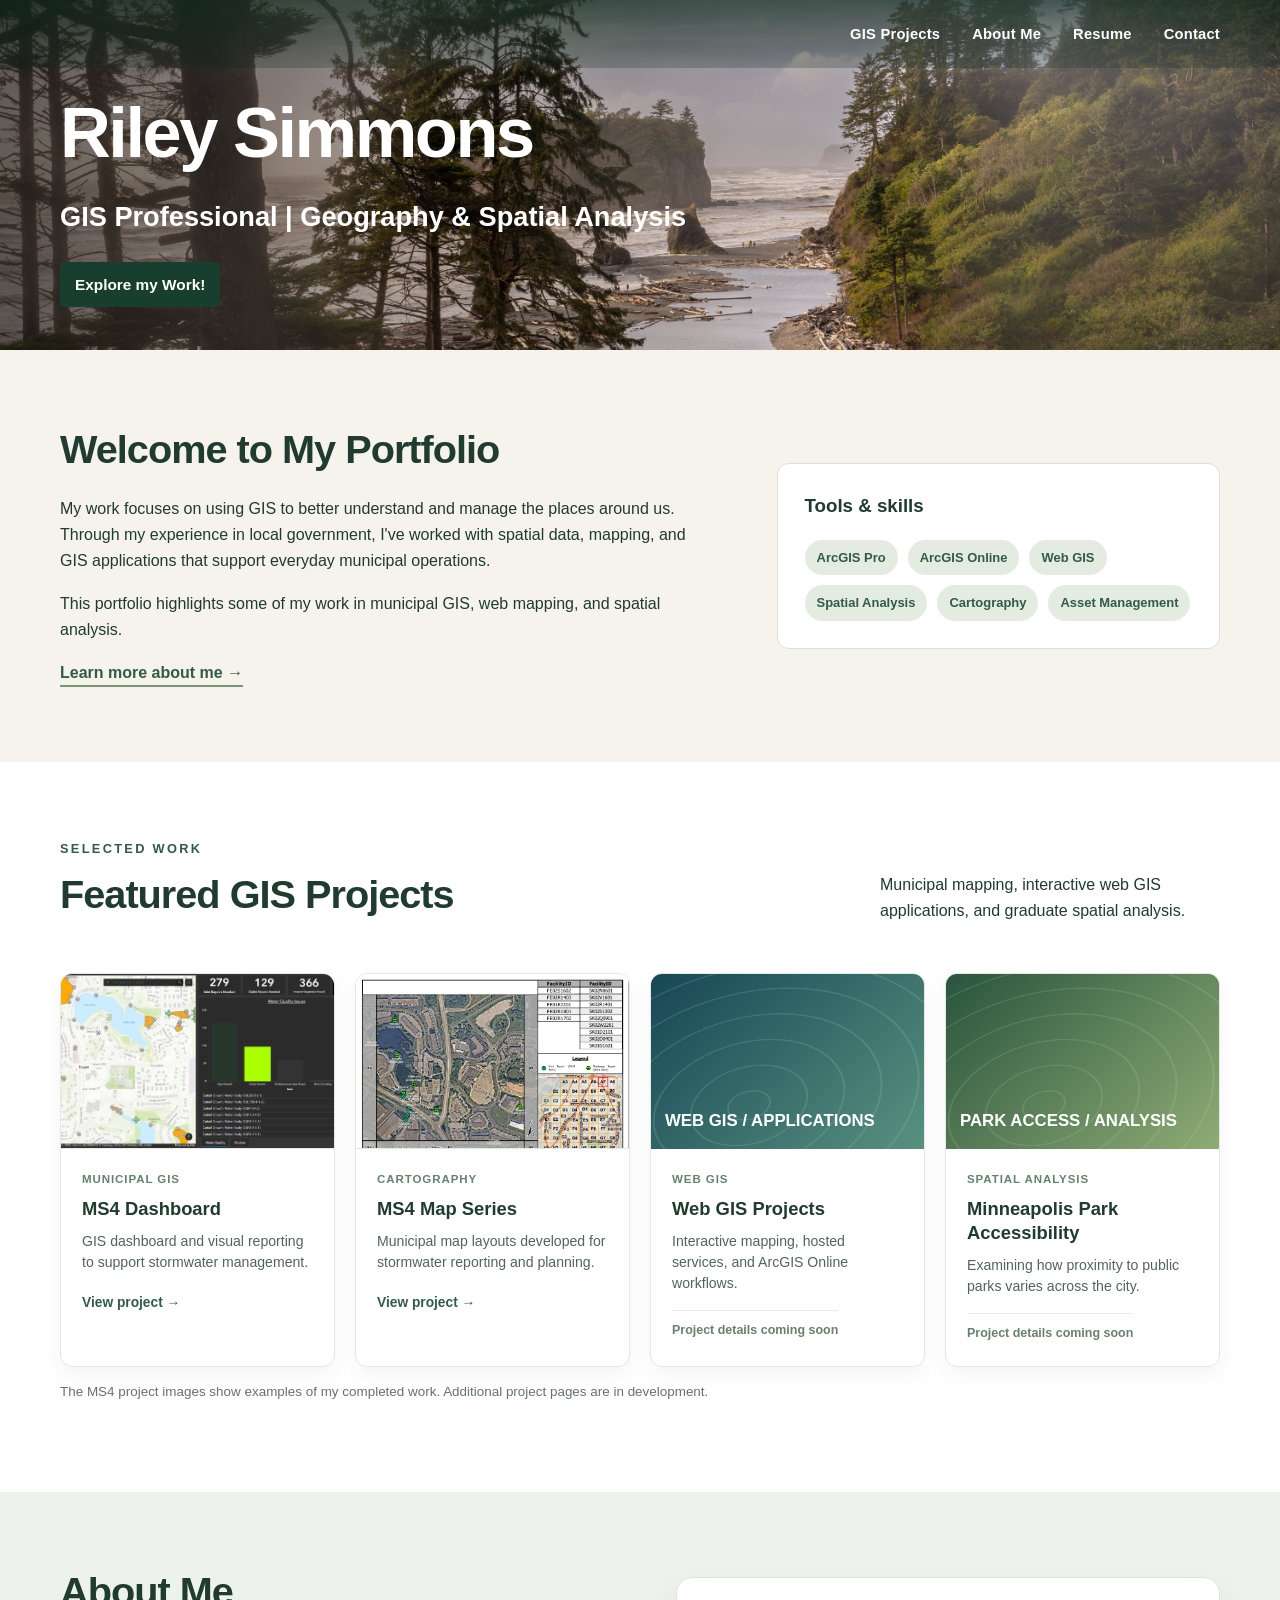
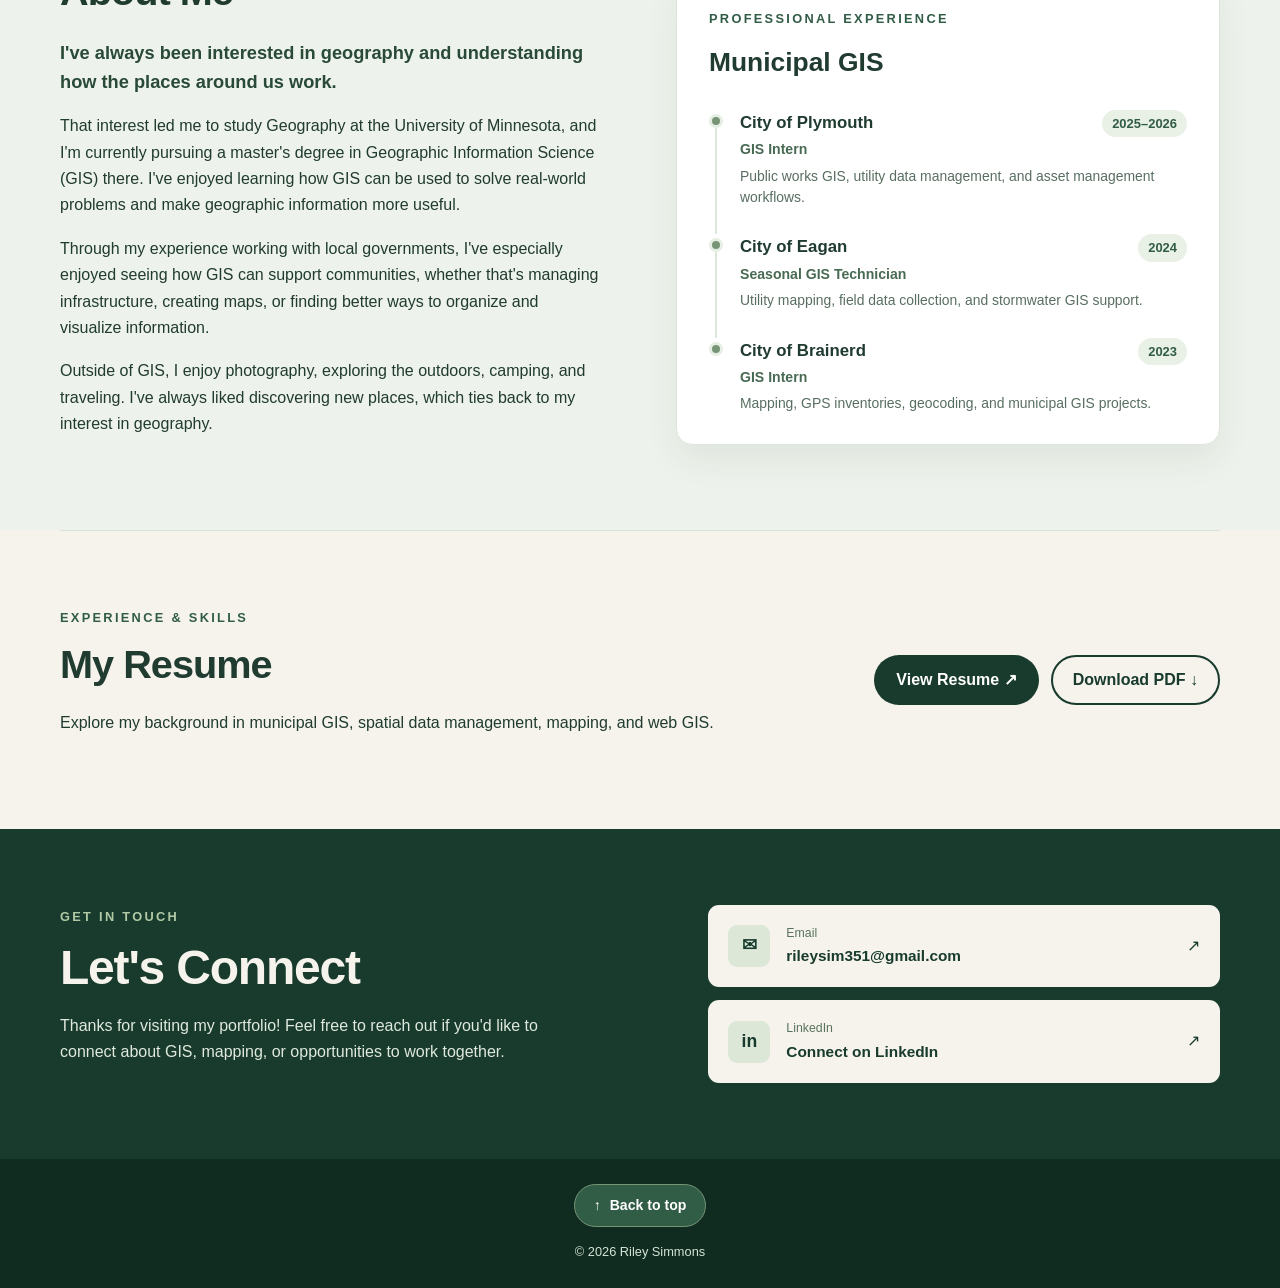
<file: index.html>
<!doctype html>
<html lang="en">
  <head>
    <meta charset="utf-8">
    <meta name="viewport" content="width=device-width,initial-scale=1">
    <meta name="description" content="Riley Simmons | GIS portfolio featuring municipal mapping, web GIS and spatial analysis">
    <meta name="theme-color" content="#183b2e">
    <title>Riley Simmons | GIS Portfolio</title>
    <link rel="stylesheet" href="css/home.css">
  </head>
  <body>
    <!-- Homepage: edit the text and images in the sections below. -->
    <header class="site-header">
      <div class="wrap nav-row">
        <button class="toggle" aria-expanded="false" aria-controls="navigation" aria-label="Toggle navigation">☰ Menu</button>
        <nav class="nav" id="navigation" aria-label="Main navigation">
          <a href="#projects">GIS Projects</a>
          <a href="#about">About Me</a>
          <a href="#resume">Resume</a>
          <a href="#contact">Contact</a>
        </nav>
      </div>
    </header>
    <main>
      <section id="home" class="hero">
        <div class="hero-photo">
        </div>
        <div class="hero-shade">
        </div>
        <div class="wrap hero-body">
          <h1>Riley Simmons</h1>
          <p class="hero-subtitle">GIS Professional | Geography &amp; Spatial Analysis</p>
          <a class="button hero-button" href="#projects">Explore my Work!</a>
        </div>
      </section>
      <section class="section wrap intro-grid">
        <div>
          <h2>Welcome to My Portfolio</h2>
          <p>My work focuses on using GIS to better understand and manage the places around us. Through my experience in local government, I've worked with spatial data, mapping, and GIS applications that support everyday municipal operations.</p>
          <p>This portfolio highlights some of my work in municipal GIS, web mapping, and spatial analysis.</p>
          <a class="text-link" href="#about">Learn more about me →</a>
        </div>
        <aside class="skills">
          <h3>Tools & skills</h3>
          <div class="chips">
            <span>ArcGIS Pro</span>
            <span>ArcGIS Online</span>
            <span>Web GIS</span>
            <span>Spatial Analysis</span>
            <span>Cartography</span>
            <span>Asset Management</span>
          </div>
        </aside>
      </section>
      <section class="section projects" id="projects">
        <div class="wrap">
          <div class="section-head">
            <div>
              <p class="eyebrow">Selected work</p>
              <h2>Featured GIS Projects</h2>
            </div>
            <p>Municipal mapping, interactive web GIS applications, and graduate spatial analysis.</p>
          </div>
          <div class="grid">
            <article class="card">
              <img class="project-thumb" src="assets/ms4-dashboard1.png" alt="Screenshot of MS4 Dashboard created by Riley Simmons" loading="lazy">
              <div class="card-body">
                <div class="card-type">Municipal GIS</div>
                <h3>MS4 Dashboard</h3>
                <p>GIS dashboard and visual reporting to support stormwater management.</p>
                <a href="projects/ms4-dashboard.html">View project →</a>
              </div>
            </article>
            <article class="card">
              <img class="project-thumb" src="assets/ms4-repairexample1.png" alt="MS4 repair map created by Riley Simmons" loading="lazy">
              <div class="card-body">
                <div class="card-type">Cartography</div>
                <h3>MS4 Map Series</h3>
                <p>Municipal map layouts developed for stormwater reporting and planning.</p>
                <a href="projects/ms4-map-series.html">View project →</a>
              </div>
            </article>
            <article class="card">
              <div class="card-art web">
              </div>
              <div class="card-body">
                <div class="card-type">Web GIS</div>
                <h3>Web GIS Projects</h3>
                <p>Interactive mapping, hosted services, and ArcGIS Online workflows.</p>
                <span class="project-pending">Project details coming soon</span>
              </div>
            </article>
            <article class="card">
              <div class="card-art park">
              </div>
              <div class="card-body">
                <div class="card-type">Spatial Analysis</div>
                <h3>Minneapolis Park Accessibility</h3>
                <p>Examining how proximity to public parks varies across the city.</p>
                <span class="project-pending">Project details coming soon</span>
              </div>
            </article>
          </div>
          <p class="note">The MS4 project images show examples of my completed work. Additional project pages are in development.</p>
        </div>
      </section>
      <section class="section about-section" id="about">
        <div class="wrap about-layout">
          <div class="about-copy">
            <h2>About Me</h2>
            <p class="about-lead">I've always been interested in geography and understanding how the places around us work.</p>
            <p>That interest led me to study Geography at the University of Minnesota, and I'm currently pursuing a master's degree in Geographic Information Science (GIS) there. I've enjoyed learning how GIS can be used to solve real-world problems and make geographic information more useful.</p>
            <p>Through my experience working with local governments, I've especially enjoyed seeing how GIS can support communities, whether that's managing infrastructure, creating maps, or finding better ways to organize and visualize information.</p>
            <p>Outside of GIS, I enjoy photography, exploring the outdoors, camping, and traveling. I've always liked discovering new places, which ties back to my interest in geography.</p>
          </div>
          <div class="experience-panel">
            <p class="eyebrow">Professional experience</p>
            <h3>Municipal GIS</h3>
            <div class="experience-item">
              <div class="experience-marker">
              </div>
              <div>
                <div class="experience-top">
                  <strong>City of Plymouth</strong>
                  <span class="experience-year">2025–2026</span>
                </div>
                <p class="experience-role">GIS Intern</p>
                <p class="experience-desc">Public works GIS, utility data management, and asset management workflows.</p>
              </div>
            </div>
            <div class="experience-item">
              <div class="experience-marker">
              </div>
              <div>
                <div class="experience-top">
                  <strong>City of Eagan</strong>
                  <span class="experience-year">2024</span>
                </div>
                <p class="experience-role">Seasonal GIS Technician</p>
                <p class="experience-desc">Utility mapping, field data collection, and stormwater GIS support.</p>
              </div>
            </div>
            <div class="experience-item">
              <div class="experience-marker">
              </div>
              <div>
                <div class="experience-top">
                  <strong>City of Brainerd</strong>
                  <span class="experience-year">2023</span>
                </div>
                <p class="experience-role">GIS Intern</p>
                <p class="experience-desc">Mapping, GPS inventories, geocoding, and municipal GIS projects.</p>
              </div>
            </div>
          </div>
        </div>
      </section>
      <section class="section wrap resume" id="resume">
        <div>
          <p class="eyebrow">Experience &amp; Skills</p>
          <h2>My Resume</h2>
          <p>Explore my background in municipal GIS, spatial data management, mapping, and web GIS.</p>
        </div>
        <div class="resume-actions">
          <a class="button" href="assets/resume.pdf" target="_blank" rel="noopener noreferrer" id="resume-button">View Resume ↗</a>
          <a class="button resume-download" href="assets/resume.pdf" download="Riley-Simmons-Resume.pdf">Download PDF ↓</a>
        </div>
      </section>
    </main>
    <section class="section contact-section" id="contact">
      <div class="wrap contact-layout">
        <div>
          <p class="eyebrow light">Get in touch</p>
          <h2>Let's Connect</h2>
          <p>Thanks for visiting my portfolio! Feel free to reach out if you'd like to connect about GIS, mapping, or opportunities to work together.</p>
        </div>
        <div class="contact-actions">
          <a href="mailto:rileysim351@gmail.com" class="contact-link">
          <span class="contact-icon" aria-hidden="true">✉</span>
          <span>
            <small>Email</small>
            <strong>rileysim351@gmail.com</strong>
          </span>
          <span aria-hidden="true">↗</span>
        </a>
        <a href="https://www.linkedin.com/in/rileysimmons0" target="_blank" rel="noopener noreferrer" class="contact-link">
        <span class="contact-icon" aria-hidden="true">in</span>
        <span>
          <small>LinkedIn</small>
          <strong>Connect on LinkedIn</strong>
        </span>
        <span aria-hidden="true">↗</span>
      </a>
    </div>
  </div>
</section>
<footer class="footer">
  <div class="wrap footer-end">
    <a class="back-to-top" href="#home" aria-label="Back to top">↑ <span>Back to top</span>
  </a>
  <span class="copyright">© <span id="year">
  </span> Riley Simmons</span>
</div>
</footer>
<script src="js/main.js" defer>
</script>
</body>
</html>
</file>
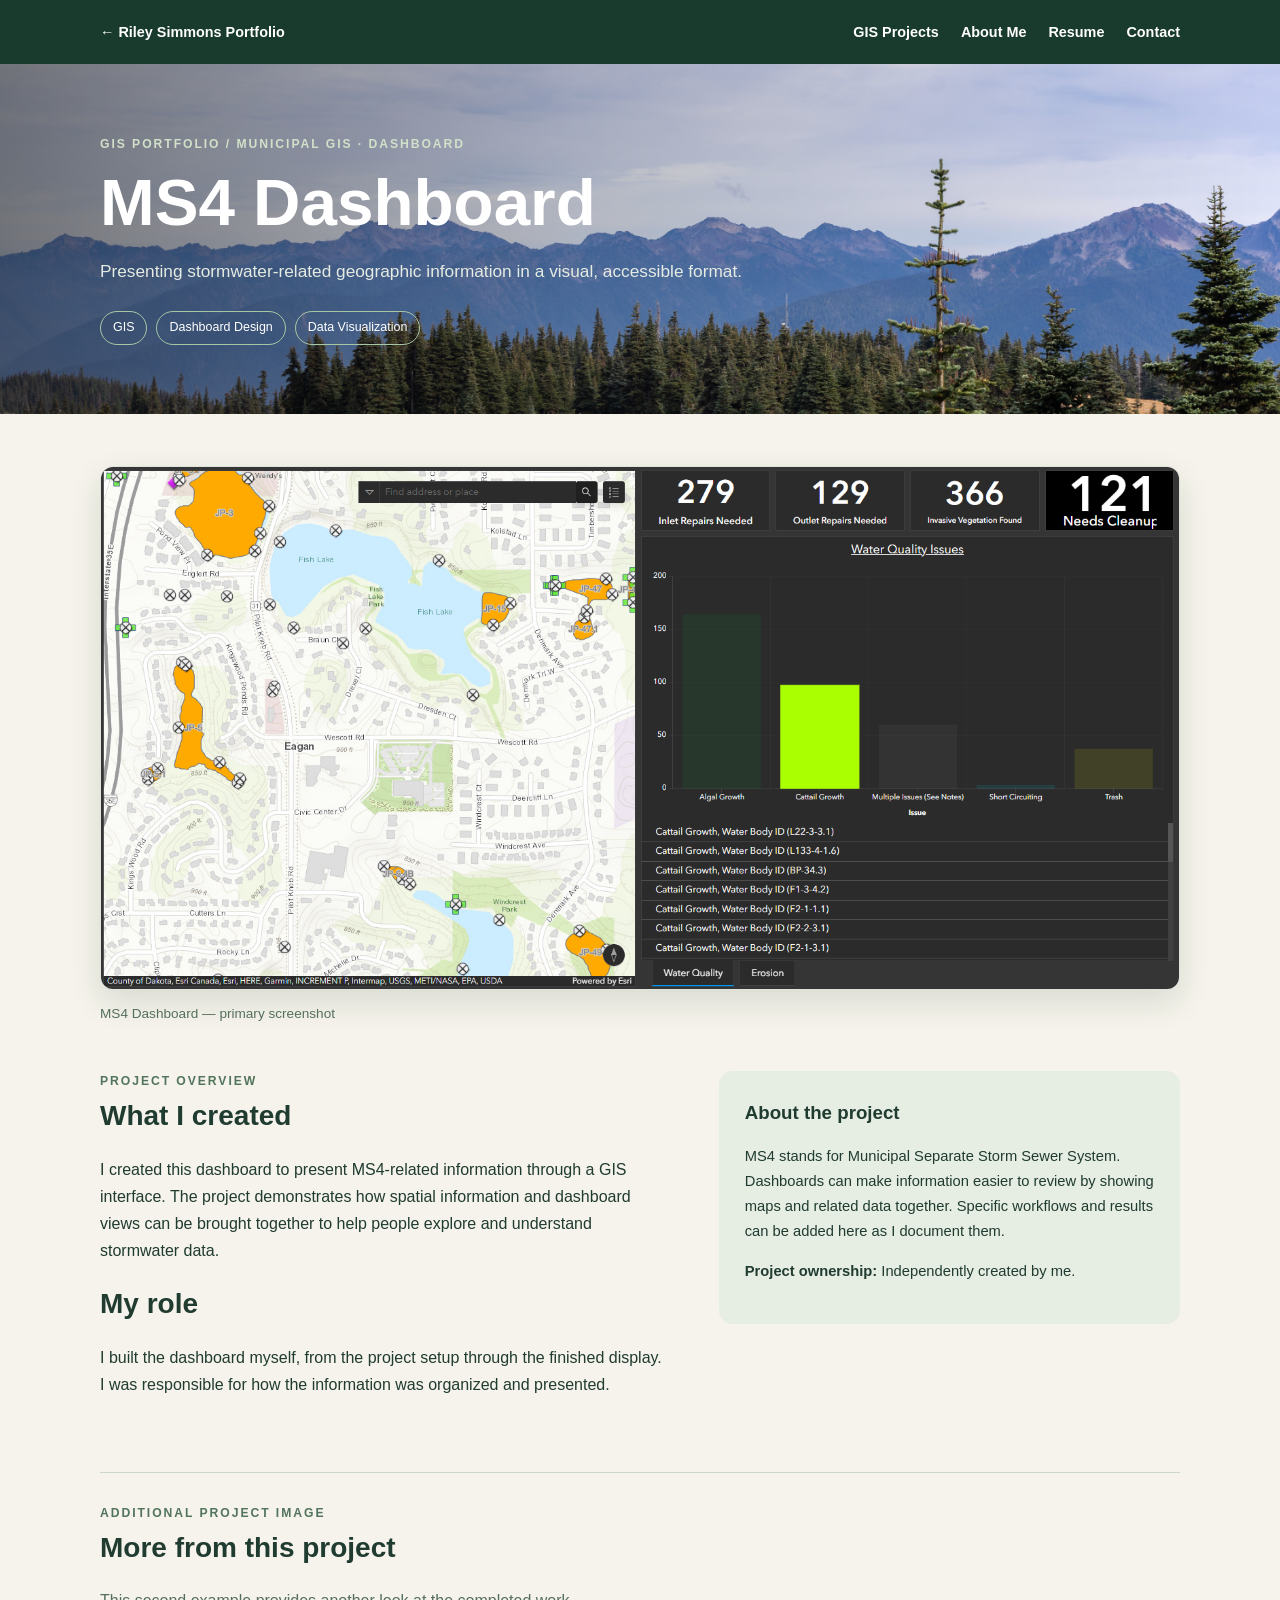
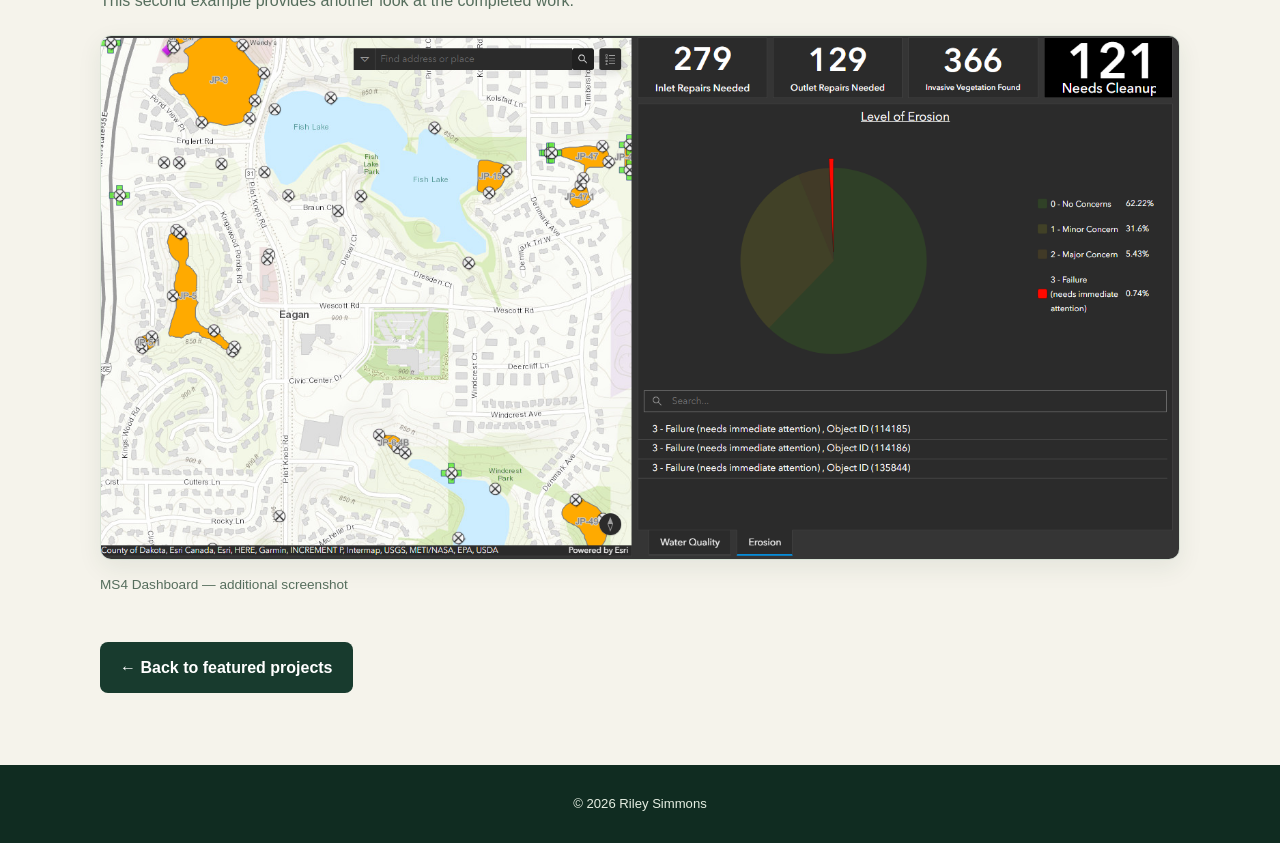
<file: projects/ms4-dashboard.html>
<!doctype html>
<html lang="en">
  <head>
    <meta charset="utf-8">
    <meta name="viewport" content="width=device-width,initial-scale=1">
    <meta name="theme-color" content="#183b2e">
    <meta name="description" content="Riley Simmons GIS portfolio: MS4 Dashboard">
    <title>MS4 Dashboard | Riley Simmons</title>
    <link rel="stylesheet" href="../css/ms4-dashboard.css">
  </head>
  <body>
    <!-- MS4 Dashboard: edit the text and images in the sections below. -->
    <header class="top">
      <div class="wrap topnav">
        <a href="../index.html">← Riley Simmons Portfolio</a>
        <nav aria-label="Page navigation">
          <a href="../index.html#projects">GIS Projects</a>
          <a href="../index.html#about">About Me</a>
          <a href="../index.html#resume">Resume</a>
          <a href="../index.html#contact">Contact</a>
        </nav>
      </div>
    </header>
    <section class="hero">
      <div class="wrap">
        <div class="kicker">GIS Portfolio / Municipal GIS · Dashboard</div>
        <h1>MS4 Dashboard</h1>
        <p>Presenting stormwater-related geographic information in a visual, accessible format.</p>
        <div class="chips">
          <span>GIS</span>
          <span>Dashboard Design</span>
          <span>Data Visualization</span>
        </div>
      </div>
    </section>
    <main class="main wrap">
      <figure class="feature">
        <img src="../assets/ms4-dashboard1.png" alt="MS4 Dashboard — primary screenshot" loading="eager">
        <figcaption>MS4 Dashboard — primary screenshot</figcaption>
      </figure>
      <div class="two">
        <section>
          <div class="kicker">Project overview</div>
          <h2>What I created</h2>
          <p>I created this dashboard to present MS4-related information through a GIS interface. The project demonstrates how spatial information and dashboard views can be brought together to help people explore and understand stormwater data.</p>
          <h2>My role</h2>
          <p>I built the dashboard myself, from the project setup through the finished display. I was responsible for how the information was organized and presented.</p>
        </section>
        <aside class="sidebar">
          <h3>About the project</h3>
          <p>MS4 stands for Municipal Separate Storm Sewer System. Dashboards can make information easier to review by showing maps and related data together. Specific workflows and results can be added here as I document them.</p>
          <p>
            <strong>Project ownership:</strong> Independently created by me.</p>
          </aside>
        </div>
        <section class="gallery">
          <div class="kicker">Additional project image</div>
          <h2>More from this project</h2>
          <p>This second example provides another look at the completed work.</p>
          <img src="../assets/ms4-dashboard2.png" alt="MS4 Dashboard — additional screenshot" loading="lazy">
          <p style="font-size:.85rem">MS4 Dashboard — additional screenshot</p>
        </section>
        <a class="back" href="../index.html#projects">← Back to featured projects</a>
      </main>
      <footer class="footer">
        <div class="wrap">© <span id="year">
        </span> Riley Simmons</div>
      </footer>
      <script src="../js/main.js" defer>
      </script>
    </body>
  </html>
</file>
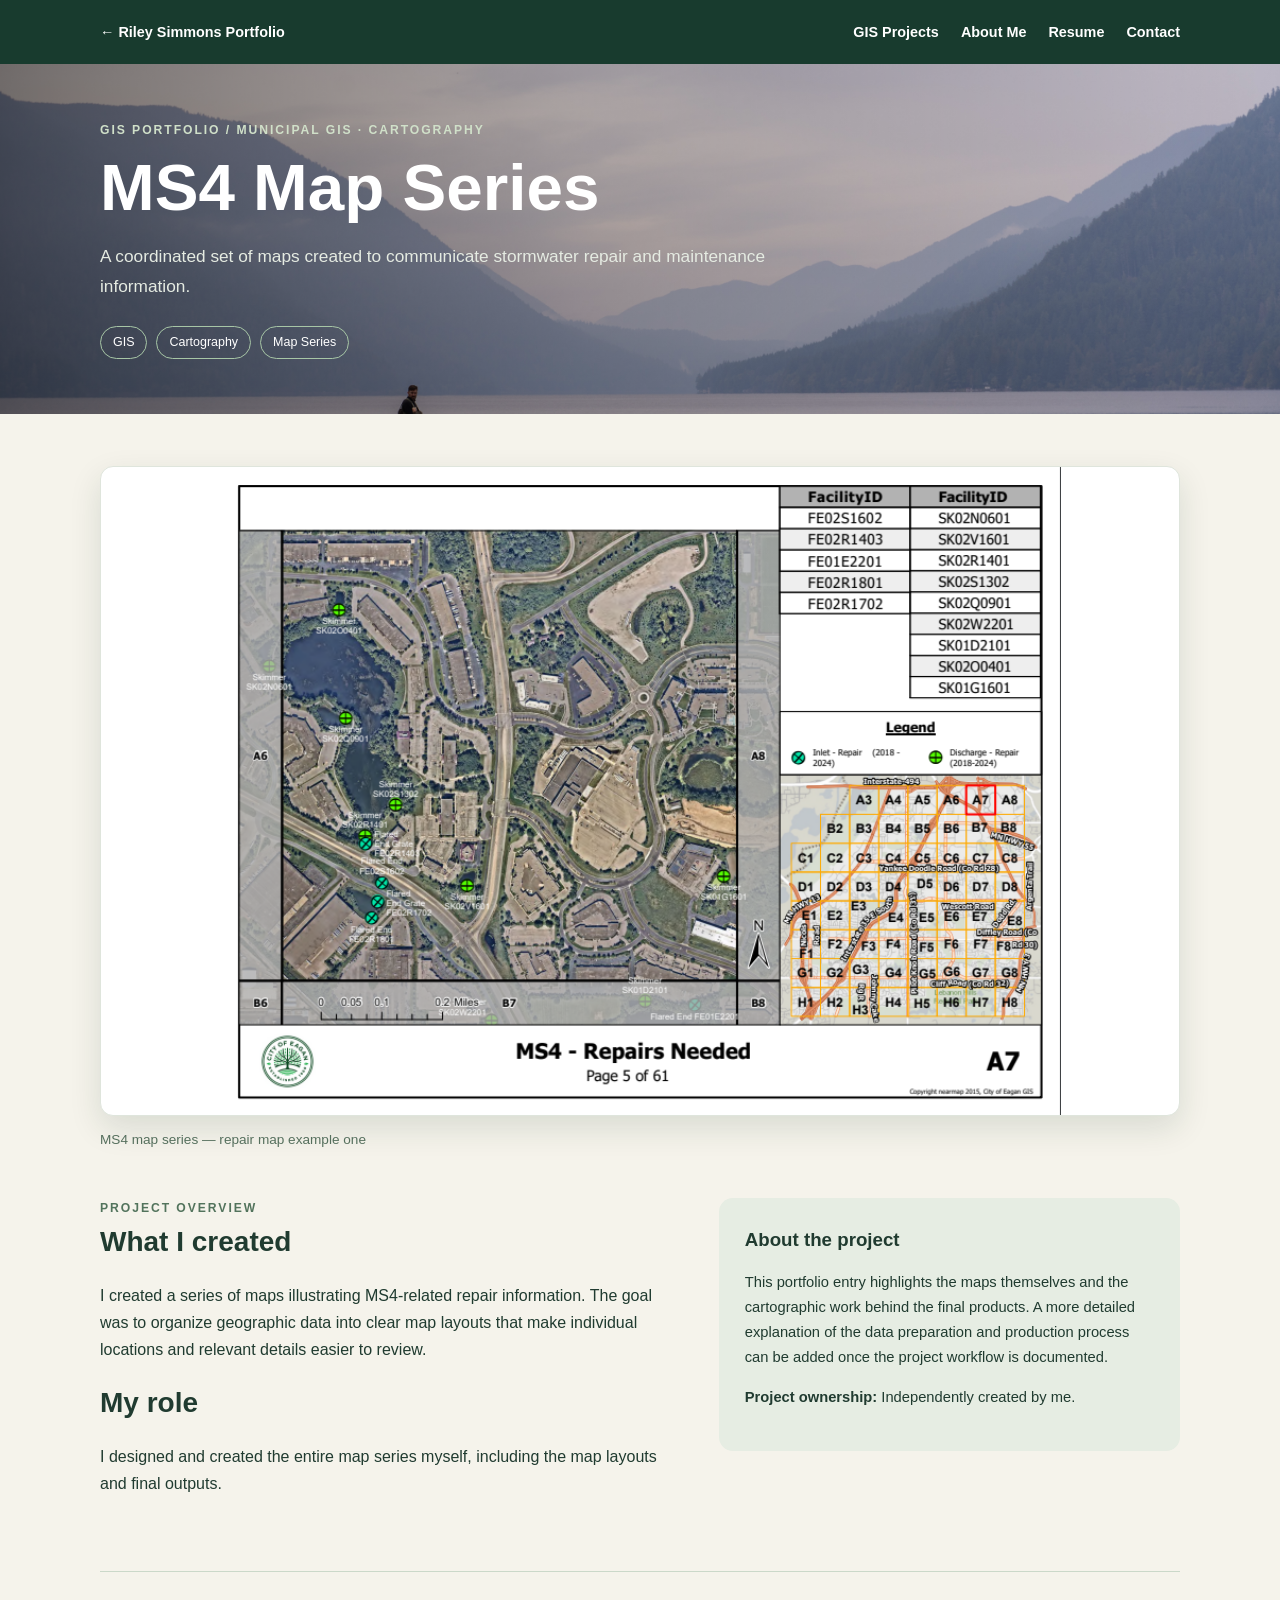
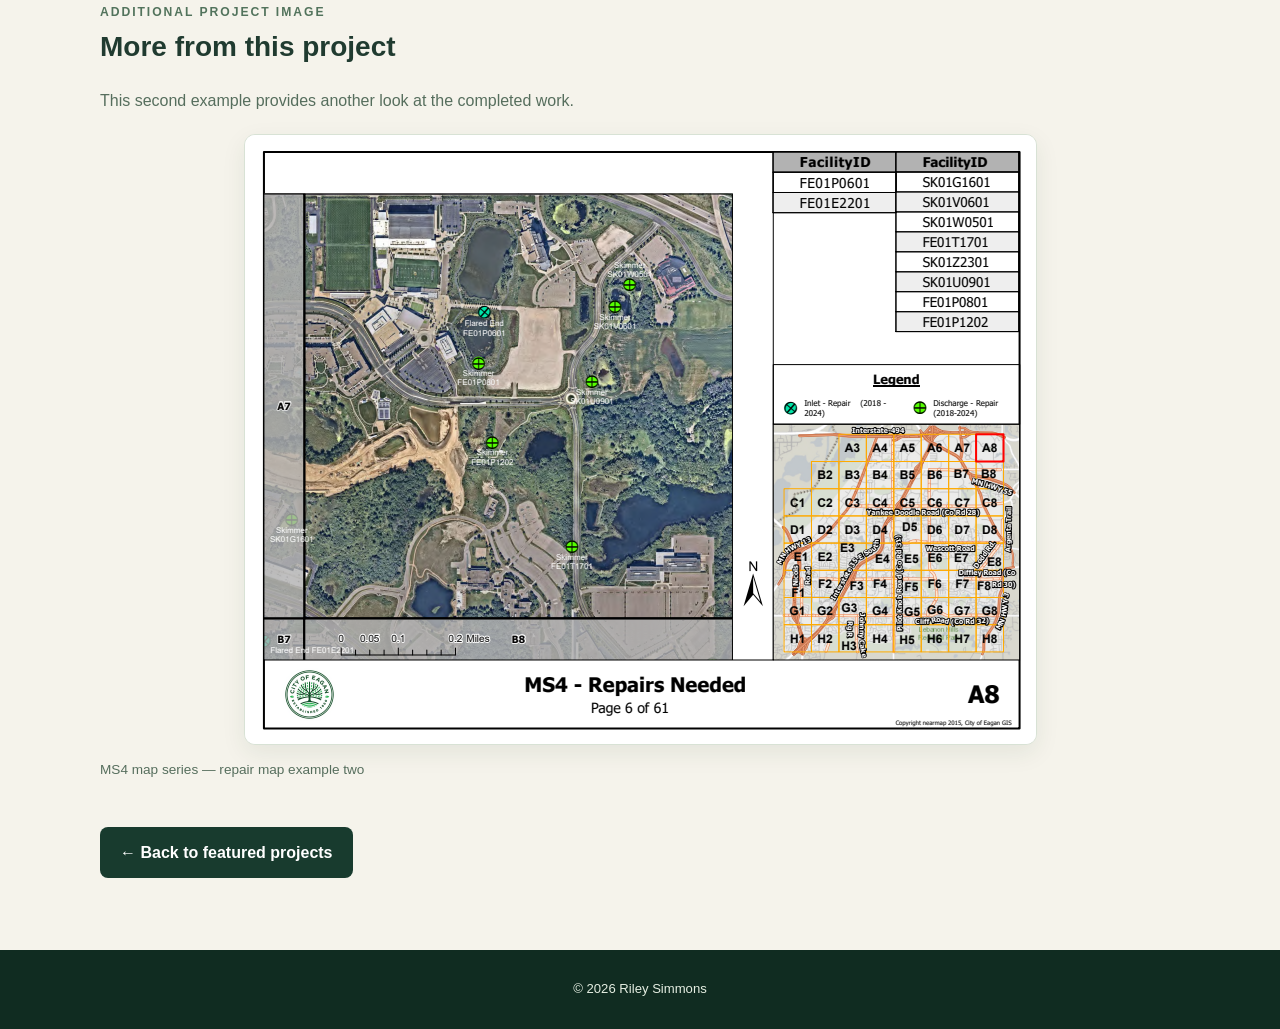
<file: projects/ms4-map-series.html>
<!doctype html>
<html lang="en">
  <head>
    <meta charset="utf-8">
    <meta name="viewport" content="width=device-width,initial-scale=1">
    <meta name="theme-color" content="#183b2e">
    <meta name="description" content="Riley Simmons GIS portfolio: MS4 Map Series">
    <title>MS4 Map Series | Riley Simmons</title>
    <link rel="stylesheet" href="../css/ms4-map-series.css">
  </head>
  <body>
    <!-- MS4 Map Series: edit the text and images in the sections below. -->
    <header class="top">
      <div class="wrap topnav">
        <a href="../index.html">← Riley Simmons Portfolio</a>
        <nav aria-label="Page navigation">
          <a href="../index.html#projects">GIS Projects</a>
          <a href="../index.html#about">About Me</a>
          <a href="../index.html#resume">Resume</a>
          <a href="../index.html#contact">Contact</a>
        </nav>
      </div>
    </header>
    <section class="hero">
      <div class="wrap">
        <div class="kicker">GIS Portfolio / Municipal GIS · Cartography</div>
        <h1>MS4 Map Series</h1>
        <p>A coordinated set of maps created to communicate stormwater repair and maintenance information.</p>
        <div class="chips">
          <span>GIS</span>
          <span>Cartography</span>
          <span>Map Series</span>
        </div>
      </div>
    </section>
    <main class="main wrap">
      <figure class="feature">
        <img src="../assets/ms4-repairexample1.png" alt="MS4 map series — repair map example one" loading="eager">
        <figcaption>MS4 map series — repair map example one</figcaption>
      </figure>
      <div class="two">
        <section>
          <div class="kicker">Project overview</div>
          <h2>What I created</h2>
          <p>I created a series of maps illustrating MS4-related repair information. The goal was to organize geographic data into clear map layouts that make individual locations and relevant details easier to review.</p>
          <h2>My role</h2>
          <p>I designed and created the entire map series myself, including the map layouts and final outputs.</p>
        </section>
        <aside class="sidebar">
          <h3>About the project</h3>
          <p>This portfolio entry highlights the maps themselves and the cartographic work behind the final products. A more detailed explanation of the data preparation and production process can be added once the project workflow is documented.</p>
          <p>
            <strong>Project ownership:</strong> Independently created by me.</p>
          </aside>
        </div>
        <section class="gallery">
          <div class="kicker">Additional project image</div>
          <h2>More from this project</h2>
          <p>This second example provides another look at the completed work.</p>
          <img src="../assets/ms4-repairsexample2.png" alt="MS4 map series — repair map example two" loading="lazy">
          <p style="font-size:.85rem">MS4 map series — repair map example two</p>
        </section>
        <a class="back" href="../index.html#projects">← Back to featured projects</a>
      </main>
      <footer class="footer">
        <div class="wrap">© <span id="year">
        </span> Riley Simmons</div>
      </footer>
      <script src="../js/main.js" defer>
      </script>
    </body>
  </html>
</file>
<file: css/home.css>
/*
  Homepage styles
  ----------------------------------------
  Change colors in the :root section.
  Keep media queries in place: they adjust layouts on smaller screens.
  Rules nearer the bottom can intentionally override earlier rules.
*/

:root {
  --forest:#183b2e;
  --pine:#315c46;
  --sage:#789477;
  --cream:#f5f3eb;
  --ink:#203b30
}

* {
  box-sizing:border-box
}

html {
  scroll-behavior:smooth
}

body {
  margin:0;
  font-family:Arial,Helvetica,sans-serif;
  background:var(--cream);
  color:var(--ink);
  line-height:1.65
}

a {
  color:inherit
}

button {
  font:inherit
}

.wrap {
  width:min(1160px,calc(100% - 44px));
  margin:auto
}

.site-header {
  position:absolute;
  top:0;
  left:0;
  right:0;
  z-index:5;
  color:white;
  background:linear-gradient(90deg,rgba(13,38,29,.62),rgba(13,38,29,.14));
}

.nav-row {
  display:flex;
  align-items:center;
  justify-content:space-between;
  gap:20px;
  min-height:88px
}

.brand {
  text-decoration:none;
  display:flex;
  align-items:center;
  gap:13px;
  font-weight:750;
  letter-spacing:.13em;
  line-height:1.2
}

.brand small {
  display:block;
  font-size:.68rem;
  letter-spacing:.32em;
  color:#b1c7ae;
  font-weight:500;
  margin-top:5px
}

.brand svg {
  width:56px;
  height:48px;
  flex:none
}

.nav {
  display:flex;
  align-items:center;
  gap:26px
}

.nav a {
  font-size:.92rem;
  text-decoration:none
}

.nav a:hover,.nav a:focus {
  color:#cce0c7
}

.toggle {
  display:none;
  color:white;
  background:transparent;
  border:1px solid #aac3ad;
  border-radius:8px;
  padding:8px 12px
}

.hero {
  position:relative;
  min-height:610px;
  display:flex;
  align-items:center;
  overflow:hidden;
  color:white;
  background:linear-gradient(125deg,#0e2a1e,#264e3a 65%,#527257)
}

.hero-photo {
  position:absolute;
  inset:0;
  background-image:url('../assets/washingtonstate-1-2.jpg');
  background-size:cover;
  background-position:center center
}

.hero-shade {
  position:absolute;
  inset:0;
  background:linear-gradient(90deg,rgba(0,0,0,.65) 0%,rgba(0,0,0,.42) 24%,rgba(0,0,0,.25) 43%,rgba(0,0,0,.07) 76%,rgba(0,0,0,0) 100%)
}

.contours {
  position:absolute;
  left:-14%;
  top:-7%;
  width:74%;
  height:125%;
  opacity:.30;
  pointer-events:none
}

.hero-body {
  position:relative;
  z-index:2;
  padding-top:105px;
  padding-bottom:88px
}

.eyebrow {
  text-transform:uppercase;
  font-size:.8rem;
  font-weight:800;
  letter-spacing:.18em;
  color:var(--pine);
  margin:0 0 12px
}

.eyebrow.light {
  color:#b2c9a5
}

.hero h1 {
  font-size:clamp(2.5rem,5.7vw,5.3rem);
  line-height:1.1;
  letter-spacing:-.045em;
  margin:10px 0 22px;
  max-width:740px
}

.hero p.lead {
  font-size:clamp(1rem,1.6vw,1.22rem);
  max-width:530px;
  color:#edf2e9;
  margin-bottom:28px
}

.accent {
  height:3px;
  background:var(--sage);
  width:80px
}

.button {
  display:inline-flex;
  align-items:center;
  gap:12px;
  text-decoration:none;
  border-radius:999px;
  padding:12px 22px;
  background:var(--sage);
  color:white;
  font-weight:700;
  transition:transform .2s,background .2s
}

.button:hover {
  background:#638761;
  transform:translateY(-2px)
}

.section {
  padding:76px 0
}

.intro-grid,.about-grid {
  display:grid;
  grid-template-columns:1.3fr .9fr;
  gap:76px;
  align-items:center
}

.section h2 {
  font-size:clamp(1.9rem,3.1vw,2.75rem);
  line-height:1.2;
  margin:0 0 22px;
  letter-spacing:-.025em
}

.section p {
  max-width:740px
}

.text-link {
  font-weight:800;
  text-decoration:none;
  color:var(--pine);
  border-bottom:2px solid var(--sage);
  padding-bottom:4px
}

.skills {
  padding:27px;
  border:1px solid #d9e2d6;
  background:#fff;
  border-radius:12px
}

.skills h3 {
  margin:0 0 18px
}

.chips {
  display:flex;
  flex-wrap:wrap;
  gap:10px
}

.chips span {
  background:#e4ebe1;
  color:#315c46;
  padding:7px 12px;
  border-radius:99px;
  font-size:.81rem;
  font-weight:700
}

.projects {
  background:#fff
}

.section-head {
  display:flex;
  justify-content:space-between;
  align-items:end;
  gap:30px;
  margin-bottom:32px
}

.section-head p:last-child {
  max-width:340px
}

.grid {
  display:grid;
  grid-template-columns:repeat(4,minmax(0,1fr));
  gap:20px
}

.card {
  border:1px solid #e5e9e1;
  overflow:hidden;
  border-radius:12px;
  box-shadow:0 8px 20px rgba(22,52,38,.055);
  background:#fff;
  transition:transform .2s,box-shadow .2s
}

.card:hover {
  transform:translateY(-4px);
  box-shadow:0 12px 24px rgba(22,52,38,.13)
}

.card-art {
  height:175px;
  position:relative;
  overflow:hidden;
  background:#244735
}

.card-art:before {
  content:'';
  position:absolute;
  inset:-40%;
  background:repeating-radial-gradient(ellipse at 40% 60%,transparent 0 20px,rgba(195,224,190,.15) 21px 22px,transparent 23px 38px);
  transform:rotate(-16deg)
}

.card-art:after {
  position:absolute;
  inset:14px;
  color:white;
  font-size:1.05rem;
  font-weight:bold;
  white-space:pre-line;
  display:flex;
  align-items:flex-end
}

.card-art.dashboard {
  background:linear-gradient(125deg,#132e35,#2c6571)
}

.card-art.dashboard:after {
  content:'MS4  /  DATA DASHBOARD'
}

.card-art.map {
  background:linear-gradient(135deg,#557c63,#b8caa6)
}

.card-art.map:after {
  content:'MS4  /  MAP SERIES'
}

.card-art.web {
  background:linear-gradient(135deg,#174756,#58917f)
}

.card-art.web:after {
  content:'WEB GIS  /  APPLICATIONS'
}

.card-art.park {
  background:linear-gradient(135deg,#29543d,#8fac75)
}

.card-art.park:after {
  content:'PARK ACCESS  /  ANALYSIS'
}

.card-body {
  padding:21px
}

.card-type {
  font-size:.72rem;
  letter-spacing:.08em;
  text-transform:uppercase;
  color:#64836d;
  font-weight:800
}

.card h3 {
  margin:8px 0 10px;
  font-size:1.15rem;
  line-height:1.3
}

.card p {
  font-size:.88rem;
  line-height:1.5;
  margin:0 0 16px;
  color:#52655a
}

.card a {
  font-weight:800;
  text-decoration:none;
  font-size:.86rem;
  color:var(--pine)
}

.note {
  color:#647468;
  font-size:.84rem
}

.details {
  background:#e9eee6
}

.detail-panel {
  display:grid;
  grid-template-columns:1.2fr 1fr;
  gap:42px;
  padding:28px;
  border-radius:12px;
  background:#fff;
  border:1px solid #d6dfd2
}

.detail-panel h3 {
  margin:0
}

.tag {
  display:inline-block;
  margin:7px 7px 0 0;
  padding:4px 10px;
  background:#e3eee1;
  border-radius:99px;
  font-size:.82rem
}

.about-grid {
  align-items:start
}

.exp {
  border-top:1px solid #cad5c7;
  padding:13px 0;
  display:flex;
  justify-content:space-between;
  gap:10px
}

.exp small {
  color:#687c6e
}

.resume {
  display:flex;
  justify-content:space-between;
  gap:30px;
  align-items:center
}

.resume .button {
  background:var(--forest)
}

.footer {
  background:var(--forest);
  color:#f5f3eb;
  position:relative;
  overflow:hidden;
  padding:65px 0 22px
}

.footer:before {
  content:'';
  position:absolute;
  inset:0;
  background:linear-gradient(90deg,rgba(24,59,46,.92),rgba(24,59,46,.72)),url('../assets/forest-footer.png') center/cover;
  opacity:.75
}

.footer:after {
  content:'';
  position:absolute;
  inset:0;
  pointer-events:none;
  opacity:.18;
  background:repeating-radial-gradient(ellipse at 95% 30%,transparent 0 28px,#a8bb9b 29px 30px,transparent 31px 50px)
}

.footer .wrap {
  position:relative;
  z-index:1
}

.footer-cols {
  display:flex;
  justify-content:space-between;
  gap:35px;
  align-items:center
}

.footer h2 {
  font-size:2rem;
  margin:0 0 10px
}

.footer-links {
  display:flex;
  flex-direction:column;
  gap:15px
}

.footer-links a {
  color:#e0edda
}

.footer-end {
  display:flex;
  justify-content:space-between;
  margin-top:70px;
  padding-top:18px;
  border-top:1px solid #71917f;
  font-size:.78rem
}

@media(max-width:900px) {
  .grid {
    grid-template-columns:repeat(2,1fr)
  }

  .intro-grid,.about-grid {
    gap:32px
  }

  .hero {
    min-height:575px
  }

}

@media(max-width:620px) {
  .wrap {
    width:min(100% - 32px,1160px)
  }

  .nav-row {
    min-height:72px
  }

  .brand svg {
    width:42px
  }

  .brand strong {
    font-size:.84rem
  }

  .brand small {
    font-size:.55rem
  }

  .toggle {
    display:block
  }

  .nav {
    display:none;
    position:absolute;
    top:72px;
    right:16px;
    left:16px;
    background:#183b2e;
    padding:20px;
    border-radius:10px;
    flex-direction:column;
    align-items:flex-start
  }

  .nav.open {
    display:flex
  }

  .hero {
    min-height:590px
  }

  .hero-body {
    padding-top:110px
  }

  .hero-shade {
    background:linear-gradient(90deg,rgba(0,0,0,.68),rgba(0,0,0,.37) 77%,rgba(0,0,0,.1))
  }

  .section {
    padding:55px 0
  }

  .intro-grid,.about-grid,.detail-panel {
    grid-template-columns:1fr
  }

  .section-head,.resume,.footer-cols {
    display:block
  }

  .grid {
    grid-template-columns:1fr
  }

  .card-art {
    height:195px
  }

  .footer-links {
    margin-top:24px
  }

  .footer-end {
    gap:12px;
    flex-wrap:wrap;
    margin-top:48px
  }

}

/* Compact photo-first header based on the supplied reference */
.hero {
  min-height:420px
}

.hero-shade {
  background:linear-gradient(90deg,rgba(0,0,0,.62) 0%,rgba(0,0,0,.32) 26%,rgba(0,0,0,.1) 54%,rgba(0,0,0,0) 80%)
}

.contours {
  left:-13%;
  width:66%;
  opacity:.24
}

.hero-body {
  padding-top:110px;
  padding-bottom:52px
}

.hero h1 {
  font-size:clamp(2.9rem,5.5vw,4.8rem);
  font-weight:800;
  letter-spacing:-.035em;
  line-height:1.08;
  margin:0 0 28px
}

.hero-subtitle {
  font-size:clamp(1.02rem,2.15vw,1.7rem);
  font-weight:700;
  color:#fff;
  line-height:1.3;
  margin:0 0 28px
}

.hero-button {
  background:#173e2f;
  border-radius:4px;
  padding:10px 15px;
  font-size:.96rem
}

.hero-button:hover {
  background:#315c46
}

@media(max-width:620px) {
  .hero {
    min-height:435px
  }

  .hero-body {
    padding-top:135px;
    padding-bottom:42px
  }

  .hero h1 {
    font-size:clamp(2.5rem,10vw,3.6rem)
  }

  .hero-subtitle {
    font-size:1.05rem
  }

  .hero-shade {
    background:linear-gradient(90deg,rgba(0,0,0,.7),rgba(0,0,0,.25) 85%)
  }

}

.resume-actions {
  display:flex;
  flex-wrap:wrap;
  gap:12px;
  align-items:center
}

.resume-actions .button {
  white-space:nowrap
}

.resume-actions .resume-download {
  background:transparent;
  color:var(--forest);
  border:2px solid var(--forest);
  padding:10px 20px
}

.resume-actions .resume-download:hover {
  background:#e9eee6
}

.resume {
  border-top:1px solid #d9e2d6
}

@media(max-width:620px) {
  .resume-actions {
    margin-top:22px
  }

}

/* Simplified navigation and clean photographic header */
.site-header {
  background:linear-gradient(180deg,rgba(15,39,28,.7),rgba(15,39,28,.24))
}

.nav-row {
  justify-content:flex-end;
  min-height:68px
}

.nav {
  gap:32px
}

.nav a {
  font-weight:700;
  letter-spacing:.015em
}

.hero-body {
  padding-top:98px
}

.project-pending {
  display:inline-block;
  font-size:.78rem;
  font-weight:700;
  color:#67816b;
  border-top:1px solid #e6ece4;
  padding-top:9px
}

.about-section {
  background:#eef2ec
}

.about-layout {
  display:grid;
  grid-template-columns:minmax(0,1fr) minmax(350px,1fr);
  gap:72px;
  align-items:center
}

.about-lead {
  font-size:1.14rem;
  color:#284a37;
  font-weight:600;
  line-height:1.6
}

.about-copy p:not(.eyebrow) {
  margin-bottom:17px
}

.experience-panel {
  background:#fff;
  border:1px solid #dce5db;
  border-radius:16px;
  padding:30px 32px;
  box-shadow:0 15px 35px rgba(15,46,30,.065)
}

.experience-panel h3 {
  margin:0 0 24px;
  font-size:1.65rem
}

.experience-item {
  display:grid;
  grid-template-columns:17px 1fr;
  gap:14px;
  position:relative;
  padding-bottom:26px
}

.experience-item:last-child {
  padding-bottom:0
}

.experience-item:not(:last-child):before {
  content:'';
  position:absolute;
  left:6px;
  top:12px;
  bottom:-1px;
  width:2px;
  background:#dce8d9
}

.experience-marker {
  width:14px;
  height:14px;
  border-radius:50%;
  background:var(--sage);
  border:3px solid #e6efe3;
  position:relative;
  z-index:1;
  margin-top:5px
}

.experience-top {
  display:flex;
  justify-content:space-between;
  gap:12px;
  align-items:baseline
}

.experience-top strong {
  font-size:1.05rem
}

.experience-year {
  font-size:.81rem;
  white-space:nowrap;
  font-weight:800;
  color:var(--pine);
  background:#e9f1e6;
  border-radius:99px;
  padding:3px 10px
}

.experience-role {
  font-weight:700;
  color:#486a53;
  margin:1px 0 4px!important;
  font-size:.88rem
}

.experience-desc {
  font-size:.87rem;
  color:#586e60;
  margin:0!important;
  line-height:1.5
}

.contact-section {
  background:var(--forest);
  color:#f5f3eb
}

.contact-layout {
  display:grid;
  grid-template-columns:1.15fr 1fr;
  align-items:center;
  gap:60px
}

.contact-section h2 {
  font-size:clamp(2rem,4vw,3rem);
  margin-bottom:12px
}

.contact-section p:not(.eyebrow) {
  color:#e0e9dd;
  max-width:520px
}

.contact-actions {
  display:grid;
  gap:13px
}

.contact-link {
  display:grid;
  grid-template-columns:44px 1fr auto;
  align-items:center;
  gap:14px;
  padding:18px 20px;
  background:#f5f3eb;
  color:#183b2e;
  text-decoration:none;
  border-radius:11px;
  transition:transform .2s,background .2s
}

.contact-link:hover {
  transform:translateY(-2px);
  background:#e3ebdf
}

.contact-icon {
  width:42px;
  height:42px;
  border-radius:9px;
  background:#dce7d8;
  display:grid;
  place-items:center;
  font-size:1.1rem;
  font-weight:900
}

.contact-link small {
  display:block;
  color:#59725f;
  font-size:.77rem
}

.contact-link strong {
  font-size:.96rem;
  overflow-wrap:anywhere
}

.footer {
  padding:0 0 0;
  background:#102c21
}

.footer:before,.footer:after {
  display:none
}

.footer-end {
  margin:0;
  padding:18px 0;
  border-top:none
}

@media(max-width:900px) {
  .about-layout,.contact-layout {
    gap:32px;
    grid-template-columns:1fr 1fr
  }

  .experience-panel {
    padding:24px
  }

}

@media(max-width:620px) {
  .nav-row {
    min-height:64px
  }

  .toggle {
    margin-left:auto
  }

  .nav {
    top:64px
  }

  .hero-body {
    padding-top:116px
  }

  .about-layout,.contact-layout {
    grid-template-columns:1fr;
    gap:28px
  }

  .contact-actions {
    margin-top:6px
  }

  .experience-panel {
    padding:24px 20px
  }

  .experience-top {
    align-items:flex-start
  }

  .experience-year {
    font-size:.75rem
  }

  .contact-link {
    padding:14px
  }

  .footer-end {
    margin:0
  }

}

/* Centered copyright and back-to-top footer control */
.footer .footer-end {
  display:grid;
  grid-template-columns:minmax(0,1fr);
  justify-items:center;
  align-content:center;
  text-align:center;
  gap:14px;
  width:100%;
  max-width:none;
  margin:0 auto;
  padding:25px 16px 26px
}

.footer .footer-end>* {
  justify-self:center;
  margin-left:auto;
  margin-right:auto
}

.footer .copyright {
  display:block;
  width:100%;
  text-align:center
}

.footer .back-to-top {
  display:inline-flex;
  align-items:center;
  gap:9px;
  text-decoration:none;
  background:#315c46;
  color:#fff;
  border:1px solid #789477;
  border-radius:999px;
  padding:9px 19px;
  font-weight:700;
  font-size:.88rem;
  transition:background .2s,transform .2s
}

.footer .back-to-top:hover,.footer .back-to-top:focus-visible {
  background:#49765a;
  transform:translateY(-2px)
}

.footer .copyright {
  font-size:.8rem;
  color:#d5e3d6
}

.project-thumb {
  display:block;
  width:100%;
  height:175px;
  object-fit:cover;
  object-position:top center;
  background:#e7eee4;
  border-bottom:1px solid #e5e9e1
}

@media(max-width:620px) {
  .project-thumb {
    height:195px
  }

}

/* Consistent, slimmer portfolio hero */
.hero {
  height:350px;
  min-height:350px
}

.hero-body {
  padding-top:76px;
  padding-bottom:24px
}

@media(max-width:620px) {
  .hero {
    height:330px;
    min-height:330px
  }

  .hero-body {
    padding-top:90px;
    padding-bottom:20px
  }

  .hero h1 {
    margin-bottom:16px
  }

  .hero-subtitle {
    margin-bottom:18px
  }

}
</file>
<file: css/ms4-dashboard.css>
/*
  MS4 Dashboard styles
  ----------------------------------------
  Change colors in the :root section.
  Keep media queries in place: they adjust layouts on smaller screens.
  Rules nearer the bottom can intentionally override earlier rules.
*/

:root {
  --forest:#183b2e;
  --pine:#315c46;
  --sage:#789477;
  --cream:#f5f3eb;
  --ink:#203b30
}

* {
  box-sizing:border-box
}

html {
  scroll-behavior:smooth
}

body {
  margin:0;
  background:var(--cream);
  font:16px/1.7 Arial,Helvetica,sans-serif;
  color:var(--ink)
}

a {
  color:inherit
}

.wrap {
  max-width:1080px;
  width:calc(100% - 44px);
  margin:auto
}

.top {
  background:var(--forest);
  color:white
}

.topnav {
  display:flex;
  justify-content:space-between;
  align-items:center;
  gap:20px;
  flex-wrap:wrap;
  padding:20px 0
}

.topnav a {
  text-decoration:none;
  font-weight:bold;
  font-size:.9rem
}

.topnav nav {
  display:flex;
  flex-wrap:wrap;
  gap:22px
}

.topnav a:hover {
  text-decoration:underline
}

.hero {
  background:#24382e;
  color:#fff;
  padding:90px 0 95px;
  min-height:360px;
  display:flex;
  align-items:center
}

.kicker {
  text-transform:uppercase;
  letter-spacing:.16em;
  font-size:.76rem;
  color:#d0e0c9;
  font-weight:800
}

.hero h1 {
  font-size:clamp(2.4rem,5.5vw,4.1rem);
  line-height:1.1;
  margin:12px 0 18px
}

.hero p {
  font-size:1.08rem;
  max-width:700px;
  color:#e5ebe2
}

.hero .chips {
  display:flex;
  flex-wrap:wrap;
  gap:9px;
  margin-top:25px
}

.chips span {
  padding:5px 12px;
  border:1px solid #a7c6a6;
  border-radius:20px;
  font-size:.78rem
}

.main {
  padding:52px 0 72px
}

.feature {
  margin:0 0 44px
}

.feature img {
  display:block;
  width:100%;
  max-height:650px;
  object-fit:contain;
  background:#fff;
  border-radius:13px;
  box-shadow:0 12px 32px rgba(15,46,30,.12);
  border:1px solid #dfe5dc
}

.feature figcaption {
  font-size:.85rem;
  color:#556f5d;
  margin-top:12px
}

.two {
  display:grid;
  grid-template-columns:1.1fr .9fr;
  gap:55px;
  margin:46px 0 58px
}

.two h2,.gallery h2 {
  font-size:1.75rem;
  margin:0 0 15px
}

.sidebar {
  background:#e6ede3;
  padding:26px;
  border-radius:14px;
  align-self:start
}

.sidebar h3 {
  margin:0 0 13px
}

.sidebar ul {
  margin:0;
  padding-left:20px
}

.sidebar p {
  font-size:.92rem
}

.gallery {
  padding-top:30px;
  border-top:1px solid #cbd8c9
}

.gallery img {
  max-width:100%;
  max-height:750px;
  display:block;
  margin:20px auto 0;
  object-fit:contain;
  border-radius:11px;
  border:1px solid #d8e2d5;
  background:white;
  box-shadow:0 8px 25px rgba(30,60,42,.08)
}

.gallery p {
  color:#566e5d
}

.back {
  display:inline-block;
  margin-top:32px;
  background:var(--forest);
  color:white;
  padding:12px 20px;
  border-radius:8px;
  text-decoration:none;
  font-weight:bold
}

.footer {
  background:#102c21;
  color:#e5eee2;
  text-align:center;
  padding:28px 0;
  font-size:.82rem
}

@media(max-width:700px) {
  .two {
    grid-template-columns:1fr;
    gap:15px
  }

  .hero {
    padding:47px 0
  }

  .topnav {
    align-items:flex-start
  }

  .topnav nav {
    gap:14px
  }

  .main {
    padding:32px 0 48px
  }

}

/* Matched hero height;
mirror only dashboard photo, not text */
.hero {
  position:relative;
  isolation:isolate;
  overflow:hidden;
  height:350px;
  min-height:350px;
  padding:35px 0;
  background:#24382e
}

.hero::before {
  content:"";
  position:absolute;
  inset:0;
  background:url('../assets/washingtonstate-15.jpg') center center/cover no-repeat;
  transform:scaleX(-1);
  z-index:0;
  pointer-events:none
}

.hero::after {
  content:"";
  position:absolute;
  inset:0;
  background:linear-gradient(90deg,rgba(0,0,0,.52),rgba(0,0,0,.22) 45%,transparent);
  z-index:1;
  pointer-events:none
}

.hero>.wrap {
  position:relative;
  z-index:2
}

@media(max-width:700px) {
  .hero {
    height:330px;
    min-height:330px;
    padding:30px 0
  }

}

/* Section label color (previously inline in HTML) */
.main .kicker {
  color:#52735c
}
</file>
<file: css/ms4-map-series.css>
/*
  MS4 Map Series styles
  ----------------------------------------
  Change colors in the :root section.
  Keep media queries in place: they adjust layouts on smaller screens.
  Rules nearer the bottom can intentionally override earlier rules.
*/

:root {
  --forest:#183b2e;
  --pine:#315c46;
  --sage:#789477;
  --cream:#f5f3eb;
  --ink:#203b30
}

* {
  box-sizing:border-box
}

html {
  scroll-behavior:smooth
}

body {
  margin:0;
  background:var(--cream);
  font:16px/1.7 Arial,Helvetica,sans-serif;
  color:var(--ink)
}

a {
  color:inherit
}

.wrap {
  max-width:1080px;
  width:calc(100% - 44px);
  margin:auto
}

.top {
  background:var(--forest);
  color:white
}

.topnav {
  display:flex;
  justify-content:space-between;
  align-items:center;
  gap:20px;
  flex-wrap:wrap;
  padding:20px 0
}

.topnav a {
  text-decoration:none;
  font-weight:bold;
  font-size:.9rem
}

.topnav nav {
  display:flex;
  flex-wrap:wrap;
  gap:22px
}

.topnav a:hover {
  text-decoration:underline
}

.hero {
  background:linear-gradient(90deg,rgba(0,0,0,.52) 0%,rgba(0,0,0,.22) 45%,rgba(0,0,0,0) 100%),url('../assets/washingtonstate-22.jpg') center center/cover no-repeat;
  color:#fff;
  padding:90px 0 95px;
  min-height:360px;
  display:flex;
  align-items:center
}

.kicker {
  text-transform:uppercase;
  letter-spacing:.16em;
  font-size:.76rem;
  color:#d0e0c9;
  font-weight:800
}

.hero h1 {
  font-size:clamp(2.4rem,5.5vw,4.1rem);
  line-height:1.1;
  margin:12px 0 18px
}

.hero p {
  font-size:1.08rem;
  max-width:700px;
  color:#e5ebe2
}

.hero .chips {
  display:flex;
  flex-wrap:wrap;
  gap:9px;
  margin-top:25px
}

.chips span {
  padding:5px 12px;
  border:1px solid #a7c6a6;
  border-radius:20px;
  font-size:.78rem
}

.main {
  padding:52px 0 72px
}

.feature {
  margin:0 0 44px
}

.feature img {
  display:block;
  width:100%;
  max-height:650px;
  object-fit:contain;
  background:#fff;
  border-radius:13px;
  box-shadow:0 12px 32px rgba(15,46,30,.12);
  border:1px solid #dfe5dc
}

.feature figcaption {
  font-size:.85rem;
  color:#556f5d;
  margin-top:12px
}

.two {
  display:grid;
  grid-template-columns:1.1fr .9fr;
  gap:55px;
  margin:46px 0 58px
}

.two h2,.gallery h2 {
  font-size:1.75rem;
  margin:0 0 15px
}

.sidebar {
  background:#e6ede3;
  padding:26px;
  border-radius:14px;
  align-self:start
}

.sidebar h3 {
  margin:0 0 13px
}

.sidebar ul {
  margin:0;
  padding-left:20px
}

.sidebar p {
  font-size:.92rem
}

.gallery {
  padding-top:30px;
  border-top:1px solid #cbd8c9
}

.gallery img {
  max-width:100%;
  max-height:750px;
  display:block;
  margin:20px auto 0;
  object-fit:contain;
  border-radius:11px;
  border:1px solid #d8e2d5;
  background:white;
  box-shadow:0 8px 25px rgba(30,60,42,.08)
}

.gallery p {
  color:#566e5d
}

.back {
  display:inline-block;
  margin-top:32px;
  background:var(--forest);
  color:white;
  padding:12px 20px;
  border-radius:8px;
  text-decoration:none;
  font-weight:bold
}

.footer {
  background:#102c21;
  color:#e5eee2;
  text-align:center;
  padding:28px 0;
  font-size:.82rem
}

@media(max-width:700px) {
  .two {
    grid-template-columns:1fr;
    gap:15px
  }

  .hero {
    padding:47px 0
  }

  .topnav {
    align-items:flex-start
  }

  .topnav nav {
    gap:14px
  }

  .main {
    padding:32px 0 48px
  }

}

/* Matched hero height across portfolio */
.hero {
  height:350px;
  min-height:350px;
  padding:35px 0
}

@media(max-width:700px) {
  .hero {
    height:330px;
    min-height:330px;
    padding:30px 0
  }

}

/* Section label color (previously inline in HTML) */
.main .kicker {
  color:#52735c
}
</file>
